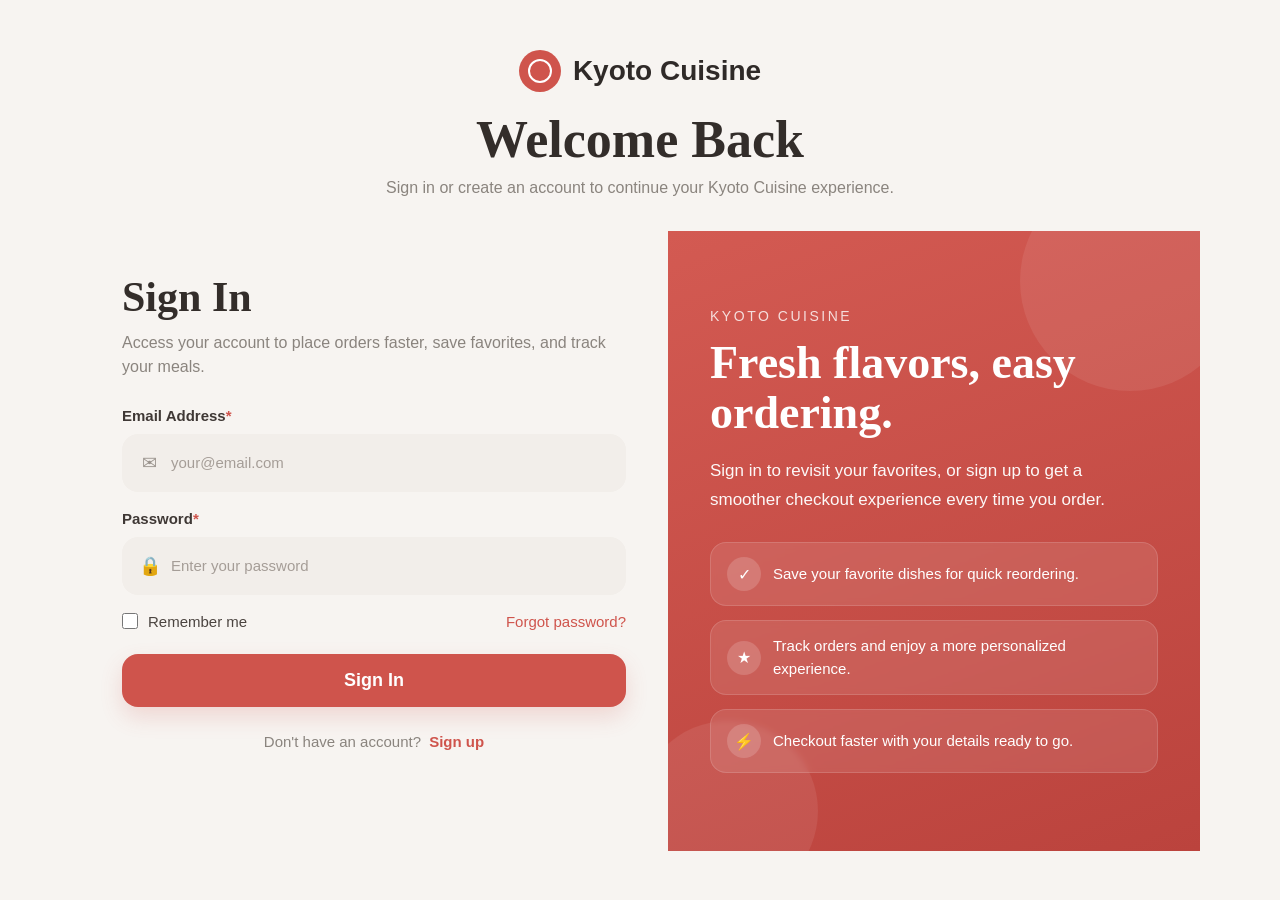
<file: user_interface/login.html>
<!DOCTYPE html>
<html lang="en">

<head>
    <meta charset="UTF-8" />
    <meta name="viewport" content="width=device-width, initial-scale=1.0" />
    <title>Kyoto Cuisine Auth</title>
    <style>
        * {
            box-sizing: border-box;
            margin: 0;
            padding: 0;
        }

        body {
            font-family: Arial, Helvetica, sans-serif;
            background: #f7f4f1;
            color: #2f2a28;
            min-height: 100vh;
            display: flex;
            align-items: center;
            justify-content: center;
            padding: 24px;
        }

        .serif {
            font-family: Georgia, "Times New Roman", serif;
        }

        .auth-shell {
            width: 100%;
            max-width: 1120px;
        }

        .brand {
            display: flex;
            align-items: center;
            justify-content: center;
            gap: 12px;
            margin-bottom: 18px;
        }

        .brand-icon {
            width: 42px;
            height: 42px;
            border-radius: 50%;
            background: #cf544c;
            position: relative;
            flex-shrink: 0;
        }

        .brand-icon::after {
            content: "";
            position: absolute;
            inset: 9px;
            border: 2px solid #fff;
            border-radius: 50%;
        }

        .brand-name {
            font-size: 28px;
            font-weight: 700;
            color: #2f2a28;
        }

        .page-head {
            text-align: center;
            margin-bottom: 34px;
        }

        .page-head h1 {
            font-size: 52px;
            color: #332d2a;
            margin-bottom: 10px;
        }

        .page-head p {
            font-size: 16px;
            color: #8a847e;
        }

        .auth-card {
            background: #fbfaf8;
            border: 1px solid #eadfd7;
            border-radius: 28px;
            overflow: hidden;
            box-shadow: 0 16px 40px rgba(65, 45, 38, 0.06);
        }

        .auth-tabs {
            display: grid;
            grid-template-columns: 1fr 1fr;
            background: #f4eeea;
            padding: 8px;
            gap: 8px;
        }

        .tab-btn {
            border: none;
            background: transparent;
            color: #6b625d;
            padding: 16px;
            border-radius: 18px;
            font-size: 16px;
            font-weight: 700;
            cursor: pointer;
            transition: 0.2s ease;
        }

        .tab-btn.active {
            background: #cf544c;
            color: #fff;
            box-shadow: 0 8px 18px rgba(207, 84, 76, 0.2);
        }

        .auth-content {
            display: grid;
            grid-template-columns: 1.05fr 0.95fr;
            min-height: 620px;
        }

        .auth-form-wrap {
            padding: 42px;
        }

        .auth-panel {
            display: none;
        }

        .auth-panel.active {
            display: block;
        }

        .form-title {
            font-size: 42px;
            color: #332d2a;
            margin-bottom: 10px;
        }

        .form-subtitle {
            color: #8a847e;
            font-size: 16px;
            margin-bottom: 28px;
            line-height: 1.5;
        }

        .field-group {
            margin-bottom: 18px;
        }

        .field-label {
            display: block;
            margin-bottom: 10px;
            font-size: 15px;
            font-weight: 700;
            color: #3f3835;
        }

        .required {
            color: #cf544c;
        }

        .input-wrap {
            display: flex;
            align-items: center;
            gap: 12px;
            background: #f2eeea;
            border: 1px solid transparent;
            border-radius: 16px;
            padding: 0 16px;
            height: 58px;
            transition: 0.2s ease;
        }

        .input-wrap:focus-within {
            border-color: #d9b4af;
            background: #fff;
        }

        .input-icon {
            color: #9a938d;
            font-size: 18px;
            width: 20px;
            text-align: center;
            flex-shrink: 0;
        }

        .input-wrap input {
            width: 100%;
            border: none;
            outline: none;
            background: transparent;
            color: #3d3734;
            font-size: 15px;
        }

        .input-wrap input::placeholder {
            color: #a59d97;
        }

        .row-between {
            display: flex;
            align-items: center;
            justify-content: space-between;
            gap: 14px;
            margin: 8px 0 24px;
            flex-wrap: wrap;
        }

        .remember-me {
            display: flex;
            align-items: center;
            gap: 10px;
            color: #4b4440;
            font-size: 15px;
        }

        .remember-me input {
            accent-color: #cf544c;
            width: 16px;
            height: 16px;
        }

        .text-link {
            border: none;
            background: transparent;
            color: #cf544c;
            font-size: 15px;
            cursor: pointer;
            padding: 0;
        }

        .primary-btn {
            width: 100%;
            border: none;
            border-radius: 16px;
            background: #cf544c;
            color: #fff;
            padding: 16px;
            font-size: 18px;
            font-weight: 700;
            cursor: pointer;
            box-shadow: 0 10px 22px rgba(207, 84, 76, 0.18);
            transition: 0.2s ease;
        }

        .primary-btn:hover,
        .tab-btn:hover,
        .text-link:hover,
        .switch-text button:hover {
            opacity: 0.92;
        }

        .switch-text {
            margin-top: 26px;
            text-align: center;
            color: #8a847e;
            font-size: 15px;
        }

        .switch-text button {
            border: none;
            background: transparent;
            color: #cf544c;
            font-size: 15px;
            font-weight: 700;
            cursor: pointer;
            padding: 0;
            margin-left: 4px;
        }

        .auth-visual {
            background: linear-gradient(160deg, #d35a52 0%, #bb433d 100%);
            color: #fff;
            padding: 42px;
            display: flex;
            flex-direction: column;
            justify-content: center;
            position: relative;
            overflow: hidden;
        }

        .auth-visual::before,
        .auth-visual::after {
            content: "";
            position: absolute;
            border-radius: 50%;
            background: rgba(255, 255, 255, 0.08);
        }

        .auth-visual::before {
            width: 220px;
            height: 220px;
            top: -60px;
            right: -40px;
        }

        .auth-visual::after {
            width: 180px;
            height: 180px;
            bottom: -50px;
            left: -30px;
        }

        .visual-kicker {
            position: relative;
            z-index: 1;
            font-size: 14px;
            letter-spacing: 0.18em;
            text-transform: uppercase;
            opacity: 0.8;
            margin-bottom: 14px;
        }

        .visual-title {
            position: relative;
            z-index: 1;
            font-size: 46px;
            line-height: 1.1;
            margin-bottom: 18px;
        }

        .visual-text {
            position: relative;
            z-index: 1;
            font-size: 17px;
            line-height: 1.7;
            max-width: 420px;
            opacity: 0.96;
        }

        .visual-points {
            position: relative;
            z-index: 1;
            margin-top: 28px;
            display: grid;
            gap: 14px;
        }

        .visual-point {
            display: flex;
            align-items: center;
            gap: 12px;
            background: rgba(255, 255, 255, 0.1);
            border: 1px solid rgba(255, 255, 255, 0.14);
            padding: 14px 16px;
            border-radius: 16px;
            backdrop-filter: blur(3px);
        }

        .visual-point-icon {
            width: 34px;
            height: 34px;
            border-radius: 50%;
            background: rgba(255, 255, 255, 0.16);
            display: flex;
            align-items: center;
            justify-content: center;
            font-size: 16px;
            flex-shrink: 0;
        }

        .visual-point span {
            font-size: 15px;
            line-height: 1.5;
        }

        @media (max-width: 920px) {
            .auth-content {
                grid-template-columns: 1fr;
            }

            .auth-visual {
                min-height: 280px;
            }
        }

        @media (max-width: 640px) {
            body {
                padding: 14px;
            }

            .brand-name {
                font-size: 24px;
            }

            .page-head h1 {
                font-size: 38px;
            }

            .auth-form-wrap,
            .auth-visual {
                padding: 24px;
            }

            .form-title {
                font-size: 34px;
            }

            .visual-title {
                font-size: 34px;
            }

            .auth-tabs {
                grid-template-columns: 1fr;
            }
        }
    </style>
</head>

<body>
    <div class="auth-shell">
        <div class="brand">
            <div class="brand-icon"></div>
            <div class="brand-name">Kyoto Cuisine</div>
        </div>

        <div class="page-head">
            <h1 class="serif">Welcome Back</h1>
            <p>Sign in or create an account to continue your Kyoto Cuisine experience.</p>
        </div>



        <div class="auth-content">
            <div class="auth-form-wrap">
                <div class="auth-panel active" id="signInPanel">
                    <h2 class="form-title serif">Sign In</h2>
                    <p class="form-subtitle">Access your account to place orders faster, save favorites, and track
                        your meals.</p>

                    <form>
                        <div class="field-group">
                            <label class="field-label">Email Address<span class="required">*</span></label>
                            <div class="input-wrap">
                                <span class="input-icon">✉</span>
                                <input type="email" placeholder="your@email.com" />
                            </div>
                        </div>

                        <div class="field-group">
                            <label class="field-label">Password<span class="required">*</span></label>
                            <div class="input-wrap">
                                <span class="input-icon">🔒</span>
                                <input type="password" placeholder="Enter your password" />
                            </div>
                        </div>

                        <div class="row-between">
                            <label class="remember-me">
                                <input type="checkbox" />
                                <span>Remember me</span>
                            </label>
                            <button type="button" class="text-link">Forgot password?</button>
                        </div>

                        <button type="submit" class="primary-btn">Sign In</button>
                    </form>

                    <div class="switch-text">
                        Don&apos;t have an account?
                        <button type="button" data-switch="signup">Sign up</button>
                    </div>
                </div>

                <div class="auth-panel" id="signUpPanel">
                    <h2 class="form-title serif">Create Account</h2>
                    <p class="form-subtitle">Join Kyoto Cuisine and enjoy smoother ordering, saved details, and
                        faster checkout.</p>

                    <form>
                        <div class="field-group">
                            <label class="field-label">Full Name<span class="required">*</span></label>
                            <div class="input-wrap">
                                <span class="input-icon">👤</span>
                                <input type="text" placeholder="Enter your full name" />
                            </div>
                        </div>

                        <div class="field-group">
                            <label class="field-label">Email Address<span class="required">*</span></label>
                            <div class="input-wrap">
                                <span class="input-icon">✉</span>
                                <input type="email" placeholder="your@email.com" />
                            </div>
                        </div>

                        <div class="field-group">
                            <label class="field-label">Password<span class="required">*</span></label>
                            <div class="input-wrap">
                                <span class="input-icon">🔒</span>
                                <input type="password" placeholder="Create a password" />
                            </div>
                        </div>

                        <div class="field-group">
                            <label class="field-label">Confirm Password<span class="required">*</span></label>
                            <div class="input-wrap">
                                <span class="input-icon">🔐</span>
                                <input type="password" placeholder="Confirm your password" />
                            </div>
                        </div>

                        <button type="submit" class="primary-btn">Create Account</button>
                    </form>

                    <div class="switch-text">
                        Already have an account?
                        <button type="button" data-switch="signin">Sign in</button>
                    </div>
                </div>
            </div>

            <div class="auth-visual">
                <div class="visual-kicker">Kyoto Cuisine</div>
                <h2 class="visual-title serif">Fresh flavors, easy ordering.</h2>
                <p class="visual-text">Sign in to revisit your favorites, or sign up to get a smoother checkout
                    experience every time you order.</p>

                <div class="visual-points">
                    <div class="visual-point">
                        <div class="visual-point-icon">✓</div>
                        <span>Save your favorite dishes for quick reordering.</span>
                    </div>
                    <div class="visual-point">
                        <div class="visual-point-icon">★</div>
                        <span>Track orders and enjoy a more personalized experience.</span>
                    </div>
                    <div class="visual-point">
                        <div class="visual-point-icon">⚡</div>
                        <span>Checkout faster with your details ready to go.</span>
                    </div>
                </div>
            </div>
        </div>
    </div>
    </div>

    <script>
        const signInPanel = document.getElementById('signInPanel');
        const signUpPanel = document.getElementById('signUpPanel');
        const toggleButtons = document.querySelectorAll('[data-switch]');
        const tabButtons = document.querySelectorAll('.tab-btn');

        function showPanel(type) {
            const isSignIn = type === 'signin';
            signInPanel.classList.toggle('active', isSignIn);
            signUpPanel.classList.toggle('active', !isSignIn);

            tabButtons.forEach((button) => {
                button.classList.toggle('active', button.dataset.switch === type);
            });
        }

        toggleButtons.forEach((button) => {
            button.addEventListener('click', () => {
                showPanel(button.dataset.switch);
            });
        });
    </script>
</body>

</html>
</file>
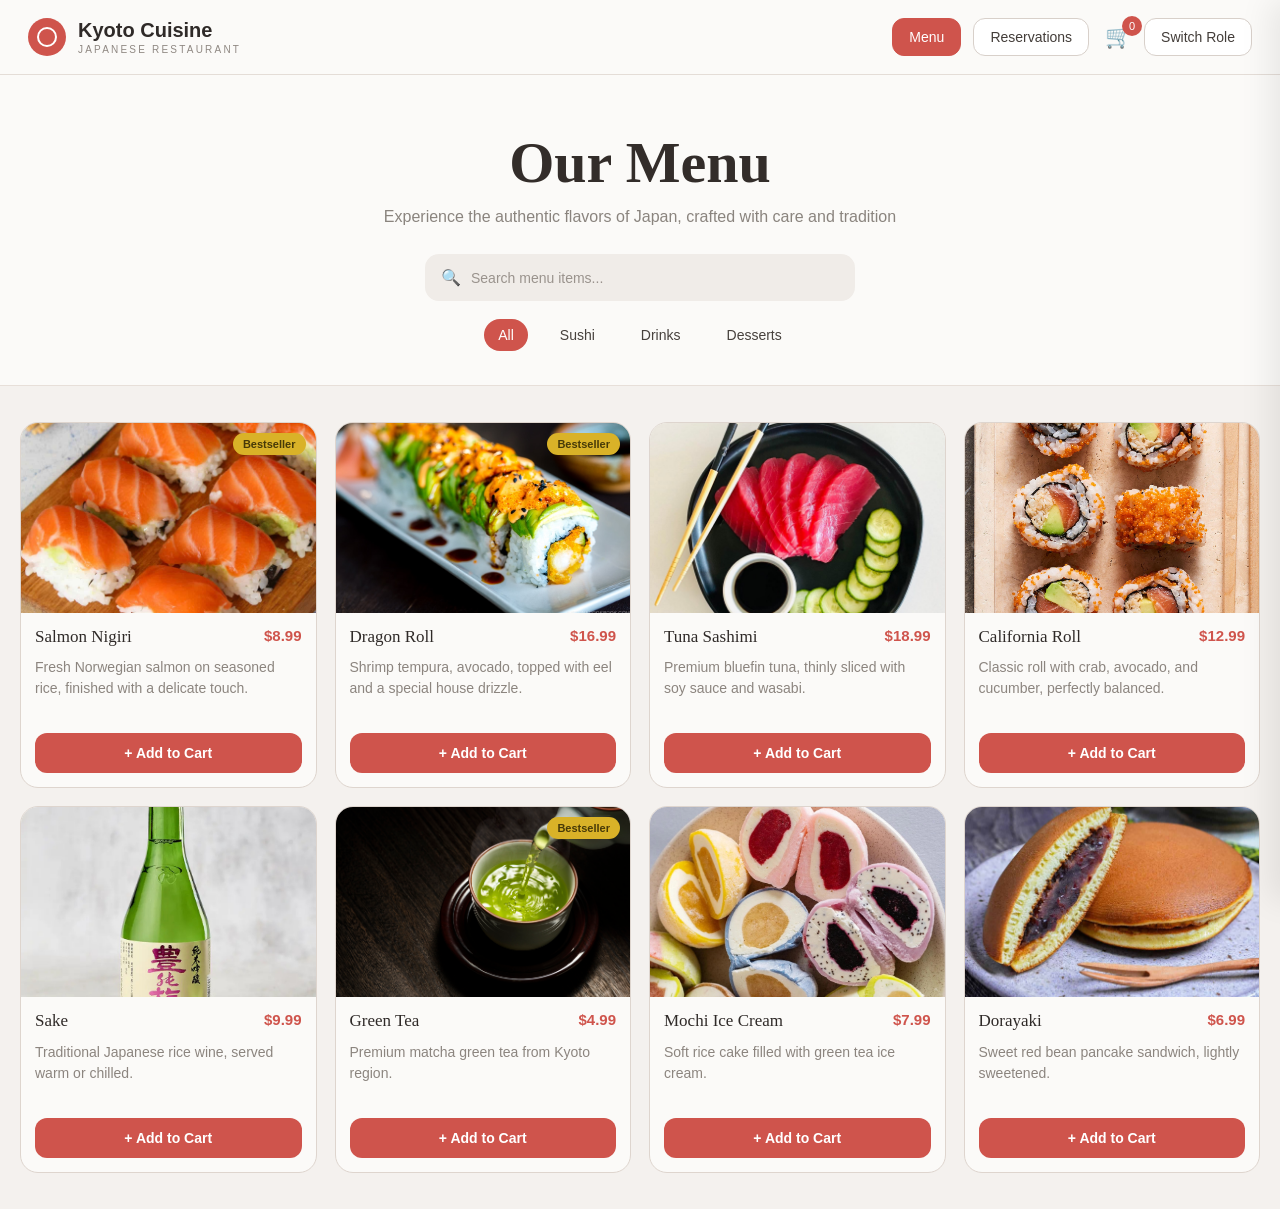
<file: user_interface/menuView.html>
<!DOCTYPE html>
<html lang="en">

<head>
    <meta charset="UTF-8" />
    <meta name="viewport" content="width=device-width, initial-scale=1.0" />
    <title>Kyoto Cuisine Menu</title>
    <style>
        * {
            box-sizing: border-box;
            margin: 0;
            padding: 0;
        }

        body {
            font-family: Arial, Helvetica, sans-serif;
            background: #f4f1ee;
            color: #2f2a28;
        }

        .serif {
            font-family: Georgia, "Times New Roman", serif;
        }

        .topbar {
            background: #fbfaf8;
            border-bottom: 1px solid #e4ddd7;
            padding: 18px 28px;
            position: sticky;
            top: 0;
            z-index: 20;
        }

        .topbar-inner {
            max-width: 1280px;
            margin: 0 auto;
            display: flex;
            align-items: center;
            justify-content: space-between;
            gap: 20px;
        }

        .brand {
            display: flex;
            align-items: center;
            gap: 12px;
        }

        .brand-icon {
            width: 38px;
            height: 38px;
            border-radius: 50%;
            background: #cf544c;
            position: relative;
            flex-shrink: 0;
        }

        .brand-icon::after {
            content: "";
            position: absolute;
            inset: 9px;
            border: 2px solid #fff;
            border-radius: 50%;
        }

        .brand-name {
            font-size: 20px;
            font-weight: 700;
            line-height: 1;
        }

        .brand-subtitle {
            margin-top: 4px;
            font-size: 10px;
            letter-spacing: 0.22em;
            text-transform: uppercase;
            color: #8f8882;
        }

        .topbar-actions {
            display: flex;
            align-items: center;
            gap: 12px;
        }

        .nav-btn,
        .role-btn {
            border: 1px solid #d8d0ca;
            background: #fff;
            color: #433d39;
            border-radius: 12px;
            padding: 10px 16px;
            font-size: 14px;
            cursor: pointer;
            transition: 0.2s ease;
        }

        .nav-btn.active {
            background: #cf544c;
            color: #fff;
            border-color: #cf544c;
        }

        .cart-btn {
            border: none;
            background: transparent;
            cursor: pointer;
            position: relative;
            font-size: 22px;
            display: flex;
            align-items: center;
            justify-content: center;
            margin-left: 4px;
        }

        .cart-count {
            position: absolute;
            top: -8px;
            right: -10px;
            min-width: 20px;
            height: 20px;
            border-radius: 999px;
            background: #cf544c;
            color: #fff;
            font-size: 11px;
            display: flex;
            align-items: center;
            justify-content: center;
            padding: 0 5px;
        }

        .hero {
            background: #fbfaf8;
            border-bottom: 1px solid #e7dfd9;
            text-align: center;
            padding: 54px 20px 34px;
        }

        .hero h1 {
            font-size: 58px;
            color: #332d2a;
            margin-bottom: 12px;
        }

        .hero p {
            color: #8a847e;
            font-size: 16px;
            margin-bottom: 28px;
        }

        .search-wrap {
            max-width: 430px;
            margin: 0 auto;
            background: #f0ece8;
            border-radius: 14px;
            padding: 14px 16px;
            display: flex;
            align-items: center;
            gap: 10px;
        }

        .search-wrap input {
            width: 100%;
            border: none;
            outline: none;
            background: transparent;
            font-size: 14px;
            color: #4d4743;
        }

        .search-wrap input::placeholder {
            color: #9a938d;
        }

        .filters {
            margin-top: 18px;
            display: flex;
            justify-content: center;
            gap: 18px;
            flex-wrap: wrap;
        }

        .filter-btn {
            border: none;
            background: transparent;
            color: #47413d;
            padding: 8px 14px;
            border-radius: 999px;
            cursor: pointer;
            font-size: 14px;
        }

        .filter-btn.active {
            background: #cf544c;
            color: white;
        }

        .page-section {
            display: none;
        }

        .page-section.active {
            display: block;
        }

        .menu-section {
            max-width: 1280px;
            margin: 0 auto;
            padding: 36px 20px;
        }

        .menu-grid {
            display: grid;
            grid-template-columns: repeat(4, 1fr);
            gap: 18px;
        }

        .card {
            background: #fbfaf8;
            border: 1px solid #ded5ce;
            border-radius: 18px;
            overflow: hidden;
        }

        .card-image-wrap {
            position: relative;
            height: 190px;
            overflow: hidden;
        }

        .card-image-wrap img {
            width: 100%;
            height: 100%;
            object-fit: cover;
            display: block;
        }

        .badge {
            position: absolute;
            top: 10px;
            right: 10px;
            background: #d9b228;
            color: #473a08;
            padding: 5px 10px;
            border-radius: 999px;
            font-size: 11px;
            font-weight: 700;
        }

        .card-body {
            padding: 14px;
        }

        .card-top {
            display: flex;
            align-items: flex-start;
            justify-content: space-between;
            gap: 12px;
        }

        .card-title {
            font-size: 17px;
            line-height: 1.2;
        }

        .price {
            color: #cf544c;
            font-weight: 700;
            font-size: 15px;
            white-space: nowrap;
        }

        .description {
            margin-top: 10px;
            color: #8c857f;
            font-size: 14px;
            line-height: 1.5;
            min-height: 62px;
        }

        .add-btn,
        .submit-btn,
        .reservation-action-btn {
            margin-top: 14px;
            width: 100%;
            border: none;
            border-radius: 12px;
            background: #cf544c;
            color: #fff;
            padding: 12px;
            font-size: 14px;
            font-weight: 700;
            cursor: pointer;
            transition: 0.2s ease;
        }

        .reservation-action-btn.secondary {
            background: #fff;
            color: #433d39;
            border: 1px solid #d8d0ca;
        }

        .reservation-action-btn.danger {
            background: #f4dedd;
            color: #b4423b;
        }

        .add-btn:hover,
        .role-btn:hover,
        .filter-btn:hover,
        .cart-action-btn:hover,
        .checkout-btn:hover,
        .close-cart:hover,
        .remove-btn:hover,
        .submit-btn:hover,
        .reservation-action-btn:hover,
        .nav-btn:hover {
            opacity: 0.92;
        }

        .reservations-shell {
            max-width: 1280px;
            margin: 0 auto;
            padding: 42px 20px 56px;
        }

        .reservations-head {
            text-align: center;
            margin-bottom: 32px;
        }

        .reservations-head h2 {
            font-size: 52px;
            color: #332d2a;
            margin-bottom: 12px;
        }

        .reservations-head p {
            font-size: 16px;
            color: #8a847e;
        }

        .reservations-grid {
            display: grid;
            grid-template-columns: 1fr 1fr;
            gap: 24px;
            align-items: start;
        }

        .panel-card {
            background: #fbfaf8;
            border: 1px solid #e3d9d2;
            border-radius: 22px;
            padding: 24px;
            box-shadow: 0 8px 22px rgba(60, 40, 32, 0.04);
        }

        .panel-title {
            font-size: 34px;
            color: #332d2a;
            margin-bottom: 8px;
        }

        .panel-subtitle {
            color: #8a847e;
            font-size: 15px;
            margin-bottom: 22px;
            line-height: 1.5;
        }

        .form-grid {
            display: grid;
            grid-template-columns: 1fr 1fr;
            gap: 16px;
        }

        .form-group {
            margin-bottom: 16px;
        }

        .form-group.full {
            grid-column: 1 / -1;
        }

        .form-label {
            display: block;
            margin-bottom: 8px;
            font-size: 14px;
            font-weight: 700;
            color: #433d39;
        }

        .form-input,
        .form-select,
        .form-textarea {
            width: 100%;
            border: 1px solid #ddd2cb;
            background: #f7f3ef;
            border-radius: 14px;
            padding: 13px 14px;
            font-size: 14px;
            color: #433d39;
            outline: none;
            transition: 0.2s ease;
        }

        .form-input:focus,
        .form-select:focus,
        .form-textarea:focus {
            border-color: #d9b4af;
            background: #fff;
        }

        .form-textarea {
            resize: vertical;
            min-height: 96px;
        }

        .reservation-list {
            display: grid;
            gap: 16px;
        }

        .reservation-item {
            border: 1px solid #e3d9d2;
            background: #fffdfb;
            border-radius: 18px;
            padding: 18px;
        }

        .reservation-top {
            display: flex;
            align-items: flex-start;
            justify-content: space-between;
            gap: 14px;
            margin-bottom: 12px;
        }

        .reservation-name {
            font-size: 24px;
            color: #332d2a;
            margin-bottom: 4px;
        }

        .reservation-status {
            padding: 6px 10px;
            border-radius: 999px;
            font-size: 12px;
            font-weight: 700;
            white-space: nowrap;
        }

        .reservation-status.confirmed {
            background: #e6f3ea;
            color: #2d7a47;
        }

        .reservation-status.pending {
            background: #fff1d7;
            color: #a87111;
        }

        .reservation-details {
            display: grid;
            grid-template-columns: repeat(2, 1fr);
            gap: 10px 14px;
            margin-bottom: 16px;
        }

        .reservation-detail {
            background: #f7f3ef;
            border-radius: 12px;
            padding: 12px;
        }

        .reservation-detail-label {
            display: block;
            font-size: 11px;
            letter-spacing: 0.08em;
            text-transform: uppercase;
            color: #9a938d;
            margin-bottom: 5px;
        }

        .reservation-detail-value {
            font-size: 14px;
            color: #3f3835;
            line-height: 1.4;
        }

        .reservation-actions {
            display: flex;
            gap: 10px;
            flex-wrap: wrap;
        }

        .reservation-actions .reservation-action-btn {
            width: auto;
            margin-top: 0;
            padding: 11px 16px;
        }

        .empty-state {
            text-align: center;
            color: #8a847e;
            padding: 28px 12px;
            border: 1px dashed #d8d0ca;
            border-radius: 16px;
            background: #f9f6f3;
        }

        .overlay {
            position: fixed;
            inset: 0;
            background: rgba(37, 29, 25, 0.18);
            opacity: 0;
            visibility: hidden;
            transition: 0.25s ease;
            z-index: 30;
        }

        .overlay.show {
            opacity: 1;
            visibility: visible;
        }

        .cart-drawer {
            position: fixed;
            top: 0;
            right: 0;
            width: 370px;
            max-width: 100%;
            height: 100vh;
            background: #fbfaf8;
            box-shadow: -10px 0 30px rgba(0, 0, 0, 0.08);
            transform: translateX(100%);
            transition: transform 0.28s ease;
            z-index: 40;
            display: flex;
            flex-direction: column;
            border-left: 1px solid #e4ddd7;
        }

        .cart-drawer.open {
            transform: translateX(0);
        }

        .cart-header {
            display: flex;
            align-items: flex-start;
            justify-content: space-between;
            padding: 18px 18px 14px;
            border-bottom: 1px solid #ece2db;
        }

        .cart-header-left {
            display: flex;
            align-items: flex-start;
            gap: 10px;
        }

        .cart-header-icon {
            width: 26px;
            height: 26px;
            border-radius: 50%;
            background: #f8e2df;
            color: #cf544c;
            display: flex;
            align-items: center;
            justify-content: center;
            font-size: 14px;
            flex-shrink: 0;
            margin-top: 2px;
        }

        .cart-title {
            font-size: 18px;
            color: #332d2a;
            line-height: 1.1;
        }

        .cart-subtitle {
            margin-top: 4px;
            color: #9a938d;
            font-size: 13px;
        }

        .close-cart {
            border: none;
            background: transparent;
            font-size: 24px;
            color: #5f5854;
            cursor: pointer;
            line-height: 1;
        }

        .cart-body {
            flex: 1;
            overflow-y: auto;
            padding: 16px;
        }

        .cart-empty {
            color: #8c857f;
            text-align: center;
            padding: 40px 12px;
            font-size: 14px;
        }

        .cart-item {
            border: 1px solid #e3d9d2;
            background: #fffdfb;
            border-radius: 16px;
            padding: 12px;
            display: grid;
            grid-template-columns: 58px 1fr auto;
            gap: 12px;
            align-items: start;
            margin-bottom: 14px;
        }

        .cart-item img {
            width: 58px;
            height: 58px;
            object-fit: cover;
            border-radius: 12px;
            display: block;
        }

        .cart-item-name {
            font-size: 16px;
            color: #332d2a;
            margin-bottom: 4px;
        }

        .cart-item-price {
            font-size: 14px;
            color: #cf544c;
            font-weight: 700;
            margin-bottom: 10px;
        }

        .cart-item-controls {
            display: flex;
            align-items: center;
            gap: 10px;
        }

        .cart-action-btn {
            width: 28px;
            height: 28px;
            border-radius: 10px;
            border: 1px solid #e3d9d2;
            background: #faf5f1;
            color: #4b4541;
            cursor: pointer;
            font-size: 18px;
            line-height: 1;
            display: flex;
            align-items: center;
            justify-content: center;
        }

        .cart-item-qty {
            min-width: 18px;
            text-align: center;
            font-size: 15px;
        }

        .cart-item-right {
            display: flex;
            flex-direction: column;
            align-items: flex-end;
            justify-content: space-between;
            gap: 18px;
            min-height: 58px;
        }

        .remove-btn {
            border: none;
            background: transparent;
            color: #cf544c;
            cursor: pointer;
            font-size: 16px;
        }

        .cart-item-total {
            font-size: 16px;
            font-weight: 700;
            color: #332d2a;
        }

        .cart-footer {
            border-top: 1px solid #e4ddd7;
            background: #fbfaf8;
            padding: 18px 16px 14px;
        }

        .summary-row {
            display: flex;
            align-items: center;
            justify-content: space-between;
            margin-bottom: 10px;
            font-size: 15px;
            color: #4a4440;
        }

        .summary-row.total {
            margin-top: 12px;
            padding-top: 12px;
            border-top: 1px solid #e7ddd6;
            font-weight: 700;
            font-size: 18px;
            color: #332d2a;
        }

        .summary-row.total span:last-child {
            color: #cf544c;
        }

        .checkout-btn {
            width: 100%;
            border: none;
            border-radius: 14px;
            background: #cf544c;
            color: #fff;
            padding: 14px 16px;
            font-size: 16px;
            font-weight: 700;
            cursor: pointer;
            margin-top: 14px;
            box-shadow: 0 8px 18px rgba(207, 84, 76, 0.18);
        }

        @media (max-width: 1100px) {
            .menu-grid {
                grid-template-columns: repeat(3, 1fr);
            }
        }

        @media (max-width: 980px) {
            .reservations-grid {
                grid-template-columns: 1fr;
            }
        }

        @media (max-width: 820px) {

            .hero h1,
            .reservations-head h2 {
                font-size: 44px;
            }

            .menu-grid {
                grid-template-columns: repeat(2, 1fr);
            }

            .form-grid,
            .reservation-details {
                grid-template-columns: 1fr;
            }
        }

        @media (max-width: 700px) {
            .topbar-inner {
                flex-direction: column;
                align-items: flex-start;
            }

            .topbar-actions {
                width: 100%;
                justify-content: space-between;
                flex-wrap: wrap;
            }
        }

        @media (max-width: 560px) {

            .hero h1,
            .reservations-head h2 {
                font-size: 34px;
            }

            .menu-grid {
                grid-template-columns: 1fr;
            }

            .cart-drawer {
                width: 100%;
            }

            .panel-card,
            .reservations-shell,
            .menu-section {
                padding-left: 14px;
                padding-right: 14px;
            }
        }
    </style>
</head>

<body>
    <header class="topbar">
        <div class="topbar-inner">
            <div class="brand">
                <div class="brand-icon"></div>
                <div>
                    <div class="brand-name">Kyoto Cuisine</div>
                    <div class="brand-subtitle">Japanese Restaurant</div>
                </div>
            </div>

            <div class="topbar-actions">
                <button class="nav-btn active" id="menuNavBtn">Menu</button>
                <button class="nav-btn" id="reservationsNavBtn">Reservations</button>
                <button class="cart-btn" id="cartBtn" aria-label="Open cart">
                    🛒
                    <span class="cart-count" id="cartCount">0</span>
                </button>
                <button class="role-btn">Switch Role</button>
            </div>
        </div>
    </header>

    <section class="page-section active" id="menuPage">
        <section class="hero">
            <h1 class="serif">Our Menu</h1>
            <p>Experience the authentic flavors of Japan, crafted with care and tradition</p>

            <div class="search-wrap">
                <span>🔍</span>
                <input id="searchInput" type="text" placeholder="Search menu items..." />
            </div>

            <div class="filters" id="filters"></div>
        </section>

        <main class="menu-section">
            <div class="menu-grid" id="menuGrid"></div>
        </main>
    </section>

    <section class="page-section" id="reservationsPage">
        <div class="reservations-shell">
            <div class="reservations-head">
                <h2 class="serif">Reservations</h2>
                <p>Create, edit, or cancel your table bookings all in one place.</p>
            </div>

            <div class="reservations-grid">
                <div class="panel-card">
                    <h3 class="panel-title serif" id="reservationFormTitle">Create Reservation</h3>
                    <p class="panel-subtitle" id="reservationFormSubtitle">Book your next table with your preferred
                        date, time, and party size.</p>

                    <form id="reservationForm">
                        <div class="form-grid">
                            <div class="form-group">
                                <label class="form-label" for="reservationName">Full Name</label>
                                <input class="form-input" id="reservationName" type="text" placeholder="Enter your name"
                                    required />
                            </div>

                            <div class="form-group">
                                <label class="form-label" for="reservationPhone">Phone Number</label>
                                <input class="form-input" id="reservationPhone" type="tel" placeholder="(555) 123-4567"
                                    required />
                            </div>

                            <div class="form-group">
                                <label class="form-label" for="reservationDate">Date</label>
                                <input class="form-input" id="reservationDate" type="date" required />
                            </div>

                            <div class="form-group">
                                <label class="form-label" for="reservationTime">Time</label>
                                <input class="form-input" id="reservationTime" type="time" required />
                            </div>

                            <div class="form-group">
                                <label class="form-label" for="reservationGuests">Guests</label>
                                <select class="form-select" id="reservationGuests" required>
                                    <option value="">Select guest count</option>
                                    <option>1 Guest</option>
                                    <option>2 Guests</option>
                                    <option>3 Guests</option>
                                    <option>4 Guests</option>
                                    <option>5 Guests</option>
                                    <option>6 Guests</option>
                                    <option>7 Guests</option>
                                    <option>8 Guests</option>
                                </select>
                            </div>

                            <div class="form-group">
                                <label class="form-label" for="reservationTable">Table Preference</label>
                                <select class="form-select" id="reservationTable">
                                    <option>Any Table</option>
                                    <option>Window Seat</option>
                                    <option>Booth</option>
                                    <option>Private Corner</option>
                                    <option>Outdoor Patio</option>
                                </select>
                            </div>

                            <div class="form-group full">
                                <label class="form-label" for="reservationNotes">Special Requests</label>
                                <textarea class="form-textarea" id="reservationNotes"
                                    placeholder="High chair, birthday setup, allergy note, or anything else..."></textarea>
                            </div>
                        </div>

                        <button class="submit-btn" type="submit" id="reservationSubmitBtn">Create Reservation</button>
                        <button class="reservation-action-btn secondary" type="button" id="reservationCancelEditBtn"
                            style="display: none;">Cancel Editing</button>
                    </form>
                </div>

                <div class="panel-card">
                    <h3 class="panel-title serif">Your Reservations</h3>
                    <p class="panel-subtitle">Manage upcoming bookings. You can edit details or cancel a reservation
                        anytime.</p>
                    <div class="reservation-list" id="reservationList"></div>
                </div>
            </div>
        </div>
    </section>

    <div class="overlay" id="overlay"></div>

    <aside class="cart-drawer" id="cartDrawer">
        <div class="cart-header">
            <div class="cart-header-left">
                <div class="cart-header-icon">👜</div>
                <div>
                    <div class="cart-title serif">Your Cart</div>
                    <div class="cart-subtitle" id="cartItemCountLabel">0 items</div>
                </div>
            </div>
            <button class="close-cart" id="closeCartBtn" aria-label="Close cart">×</button>
        </div>

        <div class="cart-body" id="cartItemsContainer"></div>

        <div class="cart-footer">
            <div class="summary-row">
                <span>Subtotal</span>
                <span id="subtotalValue">$0.00</span>
            </div>
            <div class="summary-row">
                <span>Tax (10%)</span>
                <span id="taxValue">$0.00</span>
            </div>
            <div class="summary-row total">
                <span>Total</span>
                <span id="totalValue">$0.00</span>
            </div>
            <button class="checkout-btn">Continue to Checkout</button>
        </div>
    </aside>

    <script>
        const categories = ["All", "Sushi", "Drinks", "Desserts"];

        const menuItems = [
            {
                id: 1,
                name: "Salmon Nigiri",
                price: 8.99,
                category: "Sushi",
                description: "Fresh Norwegian salmon on seasoned rice, finished with a delicate touch.",
                image: "../assets/salmon_nigiri.jpg",
                badge: "Bestseller"
            },
            {
                id: 2,
                name: "Dragon Roll",
                price: 16.99,
                category: "Sushi",
                description: "Shrimp tempura, avocado, topped with eel and a special house drizzle.",
                image: "../assets/dragon_roll.jpg",
                badge: "Bestseller"
            },
            {
                id: 3,
                name: "Tuna Sashimi",
                price: 18.99,
                category: "Sushi",
                description: "Premium bluefin tuna, thinly sliced with soy sauce and wasabi.",
                image: "../assets/tuna_sashimi.jpg"
            },
            {
                id: 4,
                name: "California Roll",
                price: 12.99,
                category: "Sushi",
                description: "Classic roll with crab, avocado, and cucumber, perfectly balanced.",
                image: "../assets/california_roll.jpg"
            },
            {
                id: 5,
                name: "Sake",
                price: 9.99,
                category: "Drinks",
                description: "Traditional Japanese rice wine, served warm or chilled.",
                image: "../assets/sake.jpg"
            },
            {
                id: 6,
                name: "Green Tea",
                price: 4.99,
                category: "Drinks",
                description: "Premium matcha green tea from Kyoto region.",
                image: "../assets/greentea.jpg",
                badge: "Bestseller"
            },
            {
                id: 7,
                name: "Mochi Ice Cream",
                price: 7.99,
                category: "Desserts",
                description: "Soft rice cake filled with green tea ice cream.",
                image: "../assets/icecream.jpg"
            },
            {
                id: 8,
                name: "Dorayaki",
                price: 6.99,
                category: "Desserts",
                description: "Sweet red bean pancake sandwich, lightly sweetened.",
                image: "../assets/dorayaki.jpg"
            }
        ];

        let activeCategory = "All";
        let searchText = "";
        let cart = [];
        let editingReservationId = null;

        let reservations = [
            {
                id: 1,
                name: "Ava Thompson",
                phone: "(555) 218-9044",
                date: "2026-04-20",
                time: "19:00",
                guests: "2 Guests",
                table: "Window Seat",
                notes: "Anniversary dinner.",
                status: "confirmed"
            },
            {
                id: 2,
                name: "Marcus Lee",
                phone: "(555) 104-6621",
                date: "2026-04-23",
                time: "20:30",
                guests: "4 Guests",
                table: "Booth",
                notes: "One guest has a shellfish allergy.",
                status: "pending"
            }
        ];

        const TAX_RATE = 0.10;

        const filtersEl = document.getElementById("filters");
        const menuGridEl = document.getElementById("menuGrid");
        const searchInputEl = document.getElementById("searchInput");
        const cartBtnEl = document.getElementById("cartBtn");
        const cartCountEl = document.getElementById("cartCount");
        const cartDrawerEl = document.getElementById("cartDrawer");
        const overlayEl = document.getElementById("overlay");
        const closeCartBtnEl = document.getElementById("closeCartBtn");
        const cartItemsContainerEl = document.getElementById("cartItemsContainer");
        const cartItemCountLabelEl = document.getElementById("cartItemCountLabel");
        const subtotalValueEl = document.getElementById("subtotalValue");
        const taxValueEl = document.getElementById("taxValue");
        const totalValueEl = document.getElementById("totalValue");

        const menuNavBtnEl = document.getElementById("menuNavBtn");
        const reservationsNavBtnEl = document.getElementById("reservationsNavBtn");
        const menuPageEl = document.getElementById("menuPage");
        const reservationsPageEl = document.getElementById("reservationsPage");

        const reservationFormEl = document.getElementById("reservationForm");
        const reservationListEl = document.getElementById("reservationList");
        const reservationFormTitleEl = document.getElementById("reservationFormTitle");
        const reservationFormSubtitleEl = document.getElementById("reservationFormSubtitle");
        const reservationSubmitBtnEl = document.getElementById("reservationSubmitBtn");
        const reservationCancelEditBtnEl = document.getElementById("reservationCancelEditBtn");
        const reservationNameEl = document.getElementById("reservationName");
        const reservationPhoneEl = document.getElementById("reservationPhone");
        const reservationDateEl = document.getElementById("reservationDate");
        const reservationTimeEl = document.getElementById("reservationTime");
        const reservationGuestsEl = document.getElementById("reservationGuests");
        const reservationTableEl = document.getElementById("reservationTable");
        const reservationNotesEl = document.getElementById("reservationNotes");

        function formatPrice(value) {
            return `$${value.toFixed(2)}`;
        }

        function formatReservationDate(dateValue) {
            const date = new Date(dateValue + "T00:00:00");
            return date.toLocaleDateString(undefined, {
                weekday: "short",
                month: "short",
                day: "numeric",
                year: "numeric"
            });
        }

        function formatReservationTime(timeValue) {
            const [hours, minutes] = timeValue.split(":");
            const date = new Date();
            date.setHours(hours, minutes);
            return date.toLocaleTimeString([], {
                hour: "numeric",
                minute: "2-digit"
            });
        }

        function openCart() {
            cartDrawerEl.classList.add("open");
            overlayEl.classList.add("show");
        }

        function closeCart() {
            cartDrawerEl.classList.remove("open");
            overlayEl.classList.remove("show");
        }

        function showPage(page) {
            const isMenu = page === "menu";
            menuPageEl.classList.toggle("active", isMenu);
            reservationsPageEl.classList.toggle("active", !isMenu);
            menuNavBtnEl.classList.toggle("active", isMenu);
            reservationsNavBtnEl.classList.toggle("active", !isMenu);
        }

        function getTotalCartItems() {
            return cart.reduce((sum, item) => sum + item.quantity, 0);
        }

        function addToCart(itemId) {
            const existingItem = cart.find((item) => item.id === itemId);

            if (existingItem) {
                existingItem.quantity += 1;
            } else {
                const menuItem = menuItems.find((item) => item.id === itemId);
                cart.push({ ...menuItem, quantity: 1 });
            }

            renderCart();
            openCart();
        }

        function changeQuantity(itemId, change) {
            cart = cart
                .map((item) => {
                    if (item.id === itemId) {
                        return { ...item, quantity: item.quantity + change };
                    }
                    return item;
                })
                .filter((item) => item.quantity > 0);

            renderCart();
        }

        function removeFromCart(itemId) {
            cart = cart.filter((item) => item.id !== itemId);
            renderCart();
        }

        function renderFilters() {
            filtersEl.innerHTML = "";

            categories.forEach((category) => {
                const button = document.createElement("button");
                button.className = "filter-btn" + (category === activeCategory ? " active" : "");
                button.textContent = category;
                button.addEventListener("click", () => {
                    activeCategory = category;
                    renderFilters();
                    renderMenu();
                });
                filtersEl.appendChild(button);
            });
        }

        function renderMenu() {
            const filteredItems = menuItems.filter((item) => {
                const matchesCategory = activeCategory === "All" || item.category === activeCategory;
                const matchesSearch = item.name.toLowerCase().includes(searchText.toLowerCase()) ||
                    item.description.toLowerCase().includes(searchText.toLowerCase());
                return matchesCategory && matchesSearch;
            });

            menuGridEl.innerHTML = filteredItems
                .map((item) => {
                    return `
                        <div class="card">
                            <div class="card-image-wrap">
                                <img src="${item.image}" alt="${item.name}" />
                                ${item.badge ? `<span class="badge">${item.badge}</span>` : ""}
                            </div>
                            <div class="card-body">
                                <div class="card-top">
                                    <div class="card-title serif">${item.name}</div>
                                    <div class="price">${formatPrice(item.price)}</div>
                                </div>
                                <div class="description">${item.description}</div>
                                <button class="add-btn" onclick="addToCart(${item.id})">+ Add to Cart</button>
                            </div>
                        </div>
                    `;
                })
                .join("");
        }

        function renderCart() {
            const totalItems = getTotalCartItems();
            const subtotal = cart.reduce((sum, item) => sum + (item.price * item.quantity), 0);
            const tax = subtotal * TAX_RATE;
            const total = subtotal + tax;

            cartCountEl.textContent = totalItems;
            cartItemCountLabelEl.textContent = `${totalItems} ${totalItems === 1 ? "item" : "items"}`;
            subtotalValueEl.textContent = formatPrice(subtotal);
            taxValueEl.textContent = formatPrice(tax);
            totalValueEl.textContent = formatPrice(total);

            if (cart.length === 0) {
                cartItemsContainerEl.innerHTML = '<div class="cart-empty">Your cart is empty.</div>';
                return;
            }

            cartItemsContainerEl.innerHTML = cart
                .map((item) => {
                    const lineTotal = item.price * item.quantity;
                    return `
                        <div class="cart-item">
                            <img src="${item.image}" alt="${item.name}" />
                            <div>
                                <div class="cart-item-name serif">${item.name}</div>
                                <div class="cart-item-price">${formatPrice(item.price)}</div>
                                <div class="cart-item-controls">
                                    <button class="cart-action-btn" onclick="changeQuantity(${item.id}, -1)">−</button>
                                    <div class="cart-item-qty">${item.quantity}</div>
                                    <button class="cart-action-btn" onclick="changeQuantity(${item.id}, 1)">+</button>
                                </div>
                            </div>
                            <div class="cart-item-right">
                                <button class="remove-btn" onclick="removeFromCart(${item.id})" aria-label="Remove item">🗑</button>
                                <div class="cart-item-total">${formatPrice(lineTotal)}</div>
                            </div>
                        </div>
                    `;
                })
                .join("");
        }

        function resetReservationForm() {
            editingReservationId = null;
            reservationFormEl.reset();
            reservationFormTitleEl.textContent = "Create Reservation";
            reservationFormSubtitleEl.textContent = "Book your next table with your preferred date, time, and party size.";
            reservationSubmitBtnEl.textContent = "Create Reservation";
            reservationCancelEditBtnEl.style.display = "none";
            reservationTableEl.value = "Any Table";
        }

        function populateReservationForm(reservationId) {
            const reservation = reservations.find((item) => item.id === reservationId);
            if (!reservation) return;

            editingReservationId = reservationId;
            reservationNameEl.value = reservation.name;
            reservationPhoneEl.value = reservation.phone;
            reservationDateEl.value = reservation.date;
            reservationTimeEl.value = reservation.time;
            reservationGuestsEl.value = reservation.guests;
            reservationTableEl.value = reservation.table;
            reservationNotesEl.value = reservation.notes;

            reservationFormTitleEl.textContent = "Edit Reservation";
            reservationFormSubtitleEl.textContent = "Update your booking details and save the changes below.";
            reservationSubmitBtnEl.textContent = "Save Changes";
            reservationCancelEditBtnEl.style.display = "block";
            showPage("reservations");
            window.scrollTo({ top: 0, behavior: "smooth" });
        }

        function deleteReservation(reservationId) {
            reservations = reservations.filter((item) => item.id !== reservationId);
            if (editingReservationId === reservationId) {
                resetReservationForm();
            }
            renderReservations();
        }

        function renderReservations() {
            if (reservations.length === 0) {
                reservationListEl.innerHTML = '<div class="empty-state">No reservations yet. Create one from the form to get started.</div>';
                return;
            }

            reservationListEl.innerHTML = reservations
                .map((reservation) => {
                    return `
                        <div class="reservation-item">
                            <div class="reservation-top">
                                <div>
                                    <div class="reservation-name serif">${reservation.name}</div>
                                    <div style="color:#8a847e;font-size:14px;">${reservation.phone}</div>
                                </div>
                                <span class="reservation-status ${reservation.status}">${reservation.status}</span>
                            </div>

                            <div class="reservation-details">
                                <div class="reservation-detail">
                                    <span class="reservation-detail-label">Date</span>
                                    <span class="reservation-detail-value">${formatReservationDate(reservation.date)}</span>
                                </div>
                                <div class="reservation-detail">
                                    <span class="reservation-detail-label">Time</span>
                                    <span class="reservation-detail-value">${formatReservationTime(reservation.time)}</span>
                                </div>
                                <div class="reservation-detail">
                                    <span class="reservation-detail-label">Guests</span>
                                    <span class="reservation-detail-value">${reservation.guests}</span>
                                </div>
                                <div class="reservation-detail">
                                    <span class="reservation-detail-label">Table</span>
                                    <span class="reservation-detail-value">${reservation.table}</span>
                                </div>
                                <div class="reservation-detail" style="grid-column: 1 / -1;">
                                    <span class="reservation-detail-label">Special Requests</span>
                                    <span class="reservation-detail-value">${reservation.notes ? reservation.notes : "No special requests."}</span>
                                </div>
                            </div>

                            <div class="reservation-actions">
                                <button class="reservation-action-btn secondary" onclick="populateReservationForm(${reservation.id})">Edit</button>
                                <button class="reservation-action-btn danger" onclick="deleteReservation(${reservation.id})">Cancel Reservation</button>
                            </div>
                        </div>
                    `;
                })
                .join("");
        }

        searchInputEl.addEventListener("input", (event) => {
            searchText = event.target.value;
            renderMenu();
        });

        cartBtnEl.addEventListener("click", openCart);
        closeCartBtnEl.addEventListener("click", closeCart);
        overlayEl.addEventListener("click", closeCart);
        menuNavBtnEl.addEventListener("click", () => showPage("menu"));
        reservationsNavBtnEl.addEventListener("click", () => showPage("reservations"));

        reservationFormEl.addEventListener("submit", (event) => {
            event.preventDefault();

            const reservationPayload = {
                name: reservationNameEl.value.trim(),
                phone: reservationPhoneEl.value.trim(),
                date: reservationDateEl.value,
                time: reservationTimeEl.value,
                guests: reservationGuestsEl.value,
                table: reservationTableEl.value,
                notes: reservationNotesEl.value.trim(),
                status: "confirmed"
            };

            if (editingReservationId !== null) {
                reservations = reservations.map((reservation) => {
                    if (reservation.id === editingReservationId) {
                        return { ...reservation, ...reservationPayload };
                    }
                    return reservation;
                });
            } else {
                reservations.unshift({
                    id: Date.now(),
                    ...reservationPayload
                });
            }

            renderReservations();
            resetReservationForm();
        });

        reservationCancelEditBtnEl.addEventListener("click", resetReservationForm);

        document.addEventListener("keydown", (event) => {
            if (event.key === "Escape") {
                closeCart();
            }
        });

        renderFilters();
        renderMenu();
        renderCart();
        renderReservations();
        resetReservationForm();
    </script>
</body>

</html>
</file>
